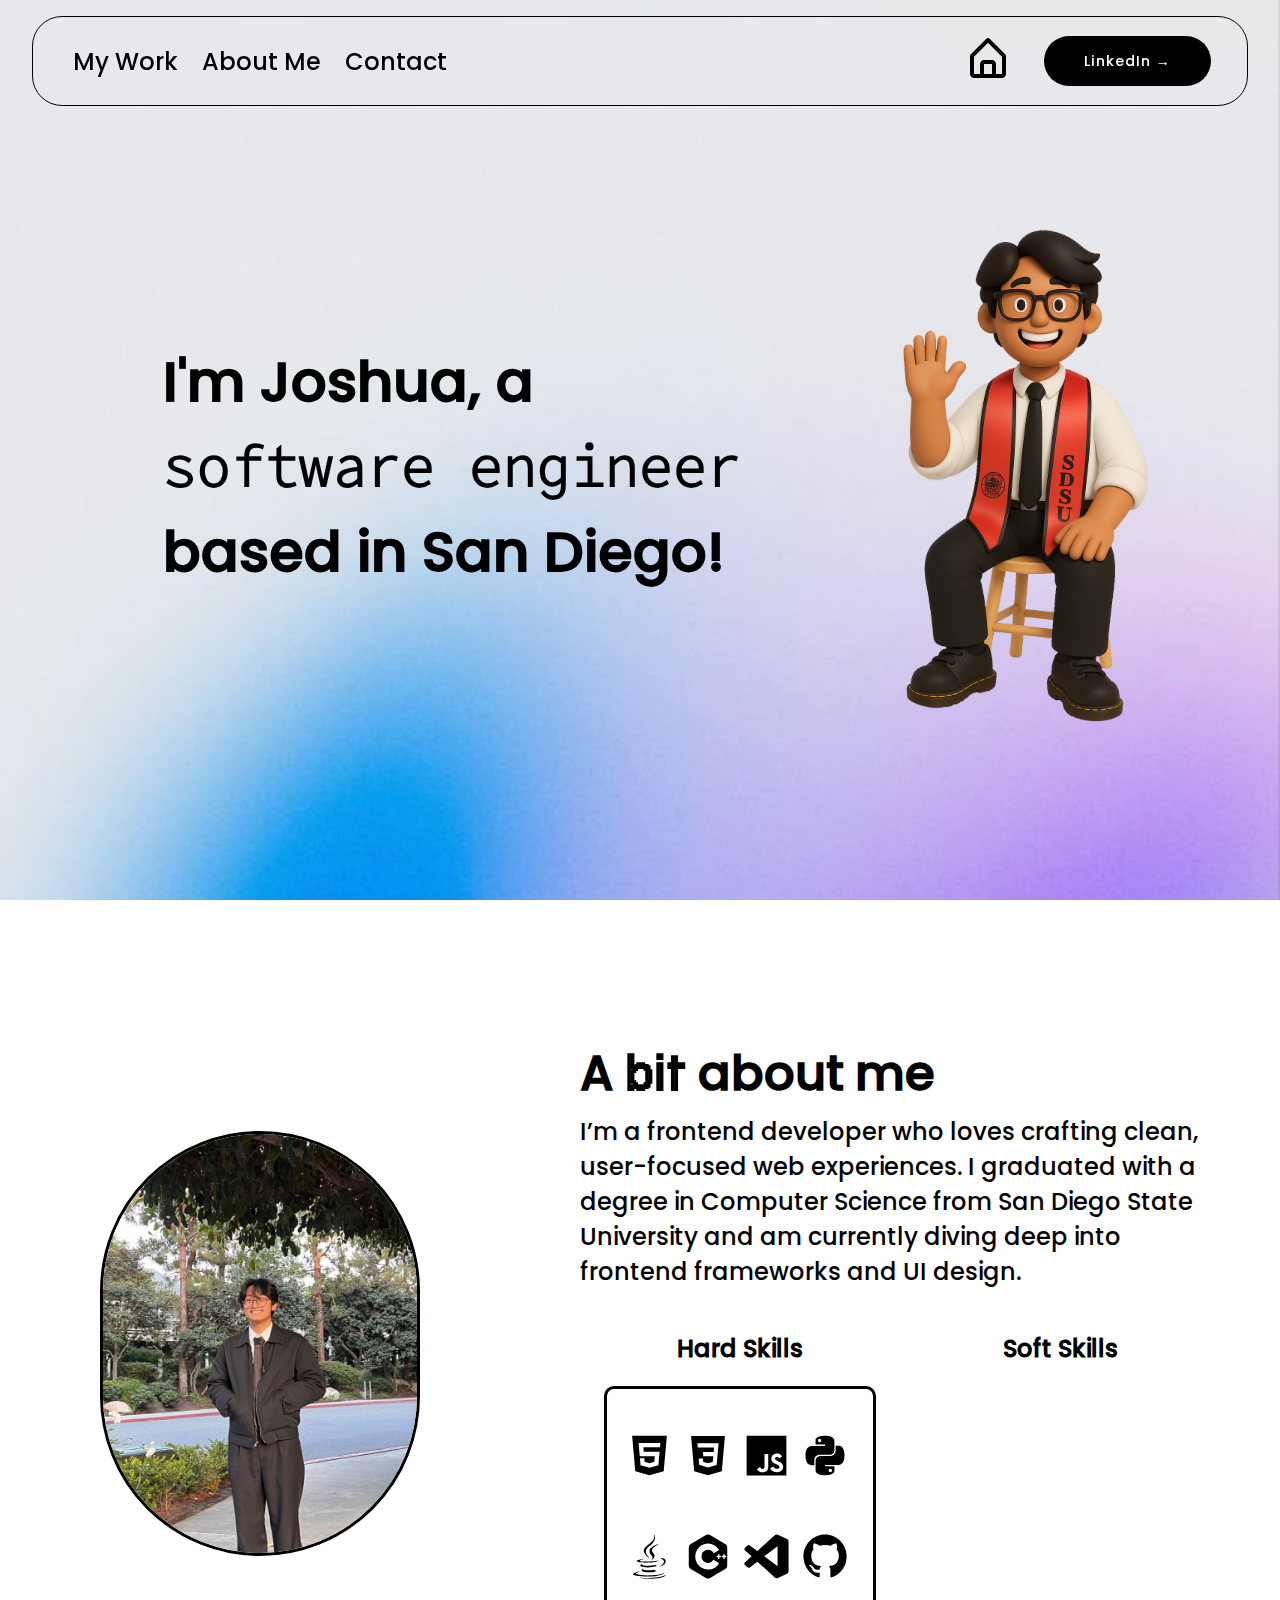
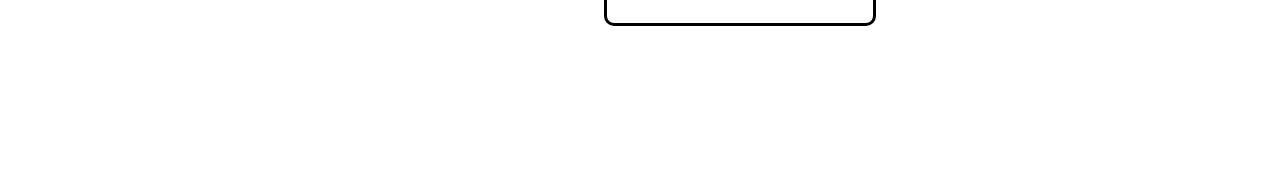
<file: index.html>
<!DOCTYPE html>
<html lang="en">
<head>
    <meta charset="UTF-8">
    <meta name="viewport" content="width=device-width, initial-scale=1.0">
    <title>Joshua | Frontend Developer</title>
    <script src = "script.js" defer></script>
    <link rel = "stylesheet" href = "style.css">
    <link rel = "icon" type = "image/png" href = "images/favicon.png">
</head>
<body>
    <main>
        <section id = "landing-page">
            <header id = "landing-header">
                <nav>
                    <div id = "nav-left">
                        <div id = "nav-tabs-container">
                            <ul id = "nav-tabs">
                                <li><a href = "#my-work" class = "nav-tab">My Work</a></li>
                                <li><a href = "#about-me" class = "nav-tab">About Me</a></li>
                                <li><a href = "#contact-me" class = "nav-tab">Contact</a></li>
                            </ul>
                        </div>
                    </div>
                    <div id = "nav-right">
                        <div id = "home-link-container">
                            <a href = "#landing-page" id = "home-link">
                                <img src = "images/home-alt-regular-24.png">
                            </a>
                        </div>
                        <div id = "linkedin-button-container">
                            <button id = "linkedin-button">LinkedIn →</button>
                        </div>
                    </div>
                </nav>
            </header>

            <section id = "landing-container">
                <div id = "main-container">
                    <section id = "main-left">
                        <section id = "hello">
                            <h1>I'm Joshua, a <span class = "se-font">software engineer</span> based in San Diego!</h1>
                        </section>
                    </section>
                    <div id = "main-right">
                        <figure id = "main-figure-container">
                            <img id = "figure" src = "images/3dart.svg" >
                        </figure>
                    </div>
                </div>
            </section>
        </section>

        <section id = "about-me">
            <figure id = "about-left">
                <img id = "profile" src = "/images/profile-picture.JPG">
            </figure>

            <section id = "about-right">
                <header id = "about-text">
                    <h1>A <span class = "bit-font">bit</span> about me</h1>
                    <p>I’m a frontend developer who loves crafting clean, user-focused web experiences. 
                        I graduated with a degree in Computer Science from San Diego State University and am currently diving deep into frontend frameworks and UI design.</p>
                </header>
                <div id = "about-skills">
                    <section class = "skills-container" id = "hard-skills-container">
                        <header>
                            <h2>Hard Skills</h2>
                        </header>
                        
                        <div id = "tech-stack">
                            <img class = "tech-stack-icon" src="box-icons/bxl-html5.svg">
                            <img class = "tech-stack-icon" src="box-icons/bxl-css3.svg">
                            <img class = "tech-stack-icon" src="box-icons/bxl-javascript.svg">
                            <img class = "tech-stack-icon" src="box-icons/bxl-python.svg">
                            <img class = "tech-stack-icon" src="box-icons/bxl-java.svg">
                            <img class = "tech-stack-icon" src="box-icons/bxl-c-plus-plus.svg">
                            <img class = "tech-stack-icon" src="box-icons/bxl-visual-studio.svg">
                            <img class = "tech-stack-icon" src="box-icons/bxl-github.svg">
                        </div>
                    </section>
                    <section class = "skills-container" id = "soft-skills-container">
                        <header>
                            <h2>Soft Skills</h2>
                        </header>
                    </section>
                </div>
            </section>
        </section>

        <section id = "my-work">

        </section>

        <section id = "contact-me">

        </section>
    </main>
</body>
</html>
</file>
<file: style.css>
body, html {
    height: 100vh;
    margin: 0;
    font-family: "Poppins-Medium";
    background-image: url("images/color-blur.jpg");
    background-size: cover;
    background-position: center;
    background-repeat: repeat;
    background-attachment: fixed;
    scroll-behavior: smooth;
    height: 100vh;
}

* {
    box-sizing: border-box;
}

@font-face {
    font-family: "Poppins-Medium";
    src: url("fonts/Poppins-Medium.ttf");
}

@font-face {
    font-family: "Terminal-Grotesque";
    src: url("fonts/terminal-grotesque_open.otf");
}

@font-face {
    font-family: "Office-Code";
    src: url("fonts/OfficeCodePro-Light.otf");
}

@font-face {
    font-family: "Instrument-Serif";
    src: url("fonts/InstrumentSerif-Italic.ttf");
}

#landing-header {
    margin-top: 1rem;
    display: flex;
    justify-content: center;
}

nav {
    display: flex;
    justify-content: space-between;
    align-items: center;
    flex-wrap: wrap;
    backdrop-filter: blur(20px);
    border-radius: 30px;
    position: fixed;
    width: 100%;
    height: 10vh;
    width: 95vw;
    border: 1px solid black;
}

#nav-left {
    justify-content: center;
    align-items: center;
}

#nav-tabs {
    display: flex;
    justify-content: space-around;
    width: 100%;
    font-size: 1.5em;
    flex-wrap: wrap;
    gap: 1.5rem;
}

ul {
    list-style: none;
}

a {
    color: #000000;
    text-decoration: none;
}

#nav-right {
    margin-right: 3%;
    justify-content: space-between;
    align-items: center;
    display: flex;
    gap: 2rem;
}

#linkedin-button {
    padding: 1em 2.75em;
    cursor: pointer;
    border: none;
    border-radius: 100px;
    transition: 0.2s;
    background-color: #000000;
    color: #FFFFFF;
    font-family: "Poppins-Medium";
    letter-spacing: 1px;
    font-size: 0.9em;
}

button:hover {
    box-shadow: 0 0 0 4px rgb(231, 232, 235), 
    0 0 0 6px #000000;
}

#landing-container {
    display: flex;
    flex-direction: column;
    padding-top: 5vh;
}

#main-container {
    display: flex;
    justify-content: space-between;
    height: 90vh;
}

#main-left {
    width: 65vw;
    display: flex;
    justify-content: center;
    align-items: center;
}

#hello {
    display: flex;
    justify-content: center;
    align-items: center;
    height: 100%;
    width: 80%;
    padding-left: 5rem;
}

#hello h1 {
    font-size: 3.5rem;
}

#main-right {
    width: 35vw;
    display: flex;
    justify-content: center;
    align-items: center;
}

#main-figure-container {
    display: flex;
    justify-content: center;
    align-items: center;
}

#figure {
    width: 30vw;
    height: auto;
}

#main-figure-container {
    margin-right: 6vw;
}

#about-me {
    display: flex;
    justify-content: space-around;
    align-items: center;
    height: 100vh;
    width: 100vw;
    padding-top: 5vh;
}

#about-left {
    display: flex;
    justify-content: center;
    align-items: center;
}

#profile {
    width: 25vw;
    border-radius: 200px;
    border: 3px solid black;
}

#about-right {
    height: 75vh;
    width: 50vw;
    display: flex;
    flex-direction: column;
}

#about-text {
    height: 25vh;
}

#about-text h1 {
    font-size: 3rem;
    margin-bottom: 0.25rem;
}

#about-text p {
    font-size: 1.5rem;
    margin-top: 0rem;
}

#about-text p, #about-text h1 {
    padding-right: 1rem;
}

.bit-font {
    font-family: "Terminal-Grotesque";
    font-size: 3.5rem;
}

.se-font {
    font-family: "Office-Code";
    /*color: #569CD6*/
} 

#about-skills {
    display: flex;
    justify-content: space-between;
    width: 50vw;
    height: 50vh;
    margin-top: 5rem;
}

.skills-container {
    display: flex;
    align-items: center;
    justify-content: flex-start;
    flex-direction: column;
    width: 50%;
}

#tech-stack {
    border: 3px solid black;
    border-radius: 10px;
    display: grid;
    grid-template-columns: repeat(4, 1fr);
    width: 85%;
    height: 65%;
    padding: 1rem;
    align-items: center;
}

.tech-stack-icon {
    width: 90%;
    height: auto;
    transition: 0.2 linear;
}

.tech-stack-icon:hover {
    transform: scale(1.1)
}
</file>
